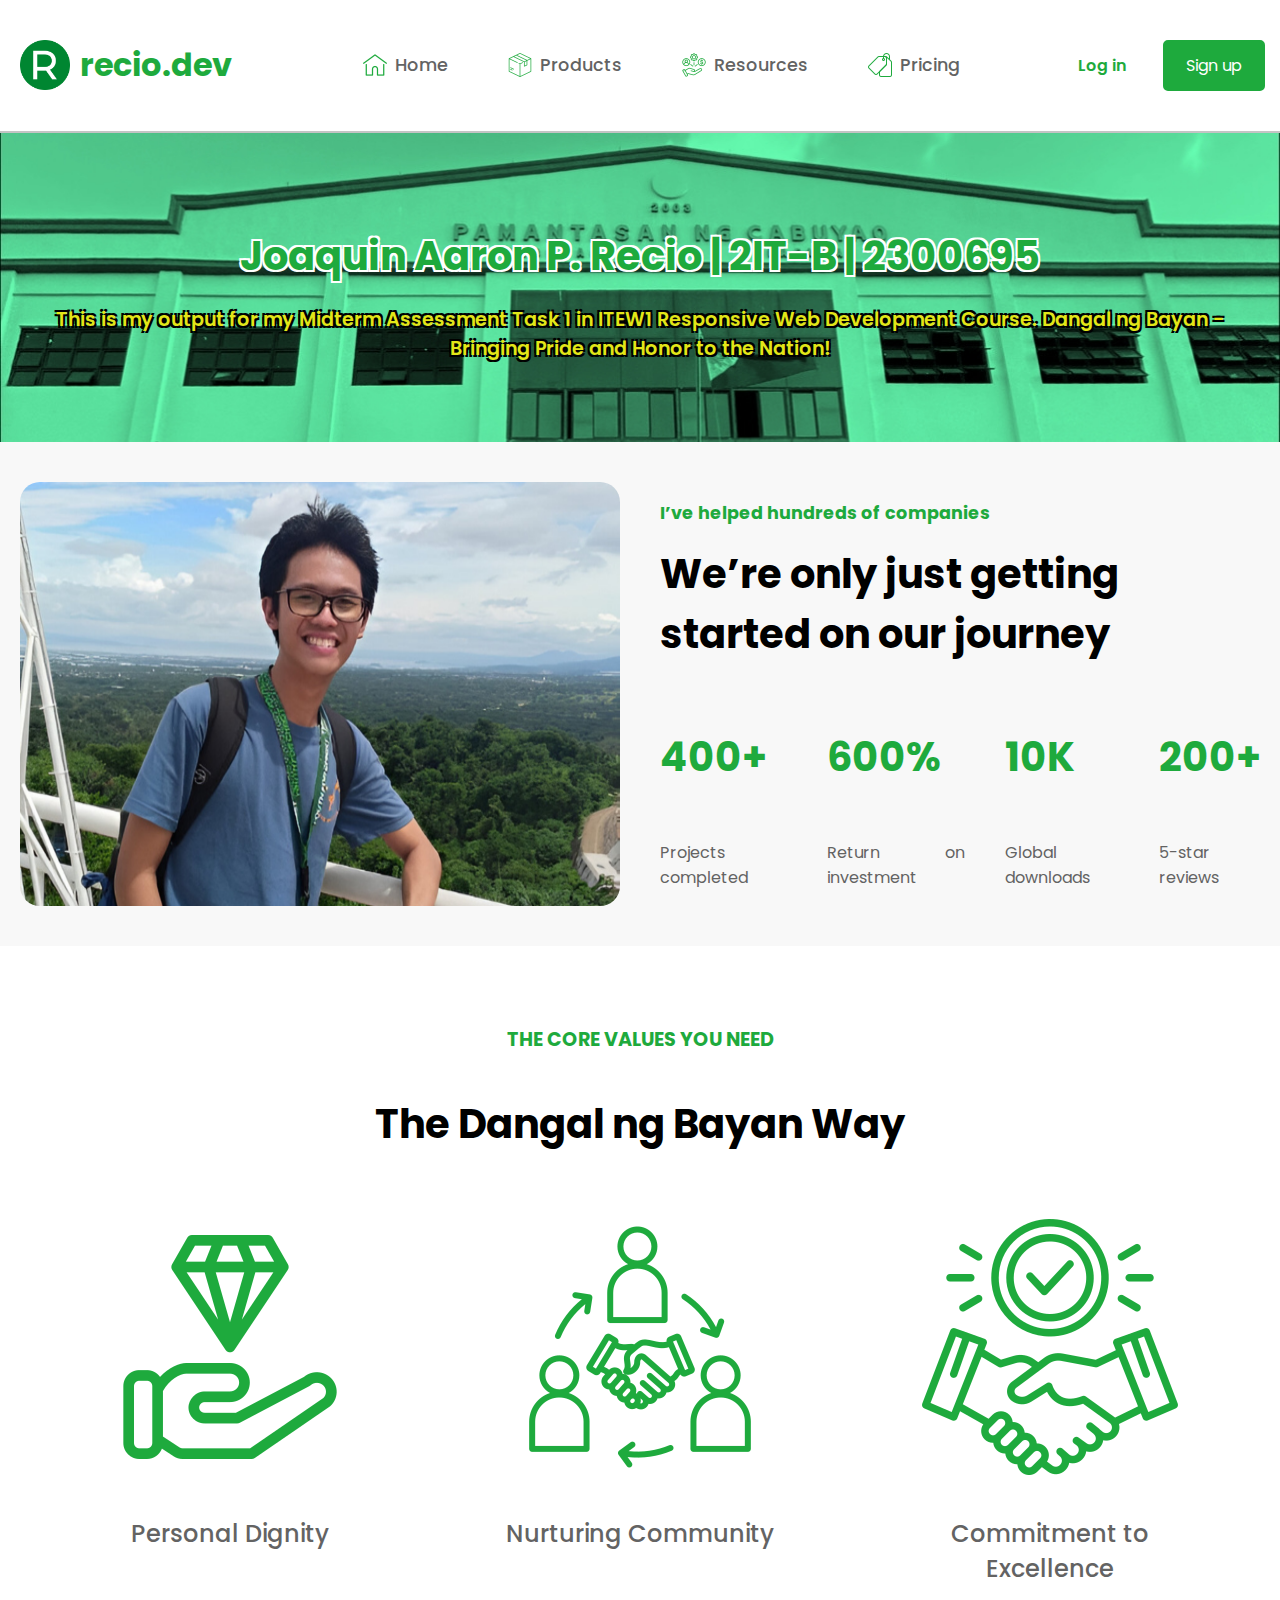
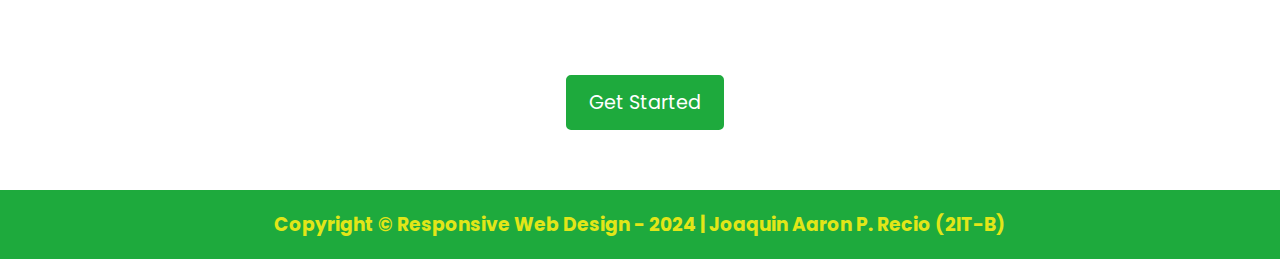
<file: index.html>
<!DOCTYPE html>
<html lang="en">
    <head>
        <meta charset="UTF-8">
        <meta name="viewport" content="width=device-width, initial-scale=1.0">
        <title>RECIO | Midterm Assessment Task 1</title>

        <!-- CSS Link -->
        <link rel="stylesheet" href="styles.css">

        <!-- Google Fonts Link -->
        <link rel="preconnect" href="https://fonts.googleapis.com">
        <link rel="preconnect" href="https://fonts.gstatic.com" crossorigin>
        <link href="https://fonts.googleapis.com/css2?family=Poppins:ital,wght@0,100;0,200;0,300;0,400;0,500;0,600;0,700;0,800;0,900;1,100;1,200;1,300;1,400;1,500;1,600;1,700;1,800;1,900&display=swap" rel="stylesheet">
    </head>
    <body>      
        <!-- Header Section -->
        <header>         
            <div class="logo-container">
                <a href="#" class="brand-link">
                    <img src="img/recio-logo.png" alt="Logo" class="brand-logo">
                    <h1 class="brand-title">recio.dev</h1>
                </a> 

                <input type="checkbox" id="menu-toggle" class="menu-checkbox">
                <label for="menu-toggle" class="menu-icon">&#9776;</label>
            </div>
            <!-- Navigation Section -->
            <nav>                
                <ul class="nav-list">                    
                    <li><a href="#" class="nav-item"><img src="icons/home.png" alt="Home Icon">Home</a></li>                    
                    <li><a href="#" class="nav-item"><img src="icons/box.png" alt="Products Icon">Products</a></li>                    
                    <li><a href="#" class="nav-item"><img src="icons/resource-allocation.png" alt="Resource Icon">Resources</a></li>                    
                    <li><a href="#" class="nav-item"><img src="icons/price-tag.png" alt="Price Icon">Pricing</a></li>                
                </ul>            
            </nav>            
            <div class="auth-buttons">                
                <a href="login.html"><button class="btn-login">Log in</button></a>
                <a href="sign-up.html"><button class="btn-signup">Sign up</button></a>         
            </div>        
        </header>    

        <!-- About Section -->
        <section class="about-section">            
            <h2 class="section-title">Joaquin Aaron P. Recio | 2IT-B | 2300695</h2>            
            <p class="section-subtitle">This is my output for my Midterm Assessment Task 1 in ITEW1 Responsive Web Development Course. Dangal ng Bayan - Bringing Pride and Honor to the Nation!</p>        
        </section> 

        <!-- Journey Section -->
        <section class="journey-section">    
            <img class="journey-img" src="img/joron-pic.png" alt="Joron Picture"> 
            <div class="journey-stats">                
                <h3 class="journey-title">I’ve helped hundreds of companies</h3>                
                <p class="journey-description">We’re only just getting started on our journey</p>                
                <div class="stat-container">                    
                    <div class="stat-item">                        
                        <h4 class="stat-number">400+</h4>                        
                        <p class="stat-description">Projects completed</p>                    
                    </div>                    
                    <div class="stat-item">                        
                        <h4 class="stat-number">600%</h4>                        
                        <p class="stat-description">Return on investment</p>                    
                    </div>                    
                    <div class="stat-item">                        
                        <h4 class="stat-number">10K</h4>                        
                        <p class="stat-description">Global downloads</p>                    
                    </div>                    
                    <div class="stat-item">                        
                        <h4 class="stat-number">200+</h4>                        
                        <p class="stat-description">5-star reviews</p>                    
                    </div>                
                </div>            
            </div>        
        </section>         

        <!-- Core Values Section -->
        <section class="cores-section">            
            <h3 class="cores-title">THE CORE VALUES YOU NEED</h3>            
            <p class="cores-description">The Dangal ng Bayan Way</p>            
            <div class="cores-container">                
                <div class="core-item">                    
                    <img src="img/prestige.png" alt="Core Values Icon" class="core-icon">                    
                    <p class="core-text">Personal Dignity</p>                
                </div>                
                <div class="core-item">                    
                    <img src="img/relationship.png" alt="Core Values Icon" class="core-icon">                    
                    <p class="core-text">Nurturing Community</p>                
                </div>                
                <div class="core-item">
                    <img src="img/deal.png" alt="Core Values Icon" class="core-icon" >                    
                    <p class="core-text">Commitment to Excellence</p>                
                </div>
            </div>
            <a href="sign-up.html"><button class="btn-primary">Get Started</button></a> 
        </section>

        <!-- Footer -->
        <footer>
            <h3>Copyright &copy; Responsive Web Design - 2024 | Joaquin Aaron P. Recio (2IT-B)</h3>
        </footer>
    </body>
</html>
</file>
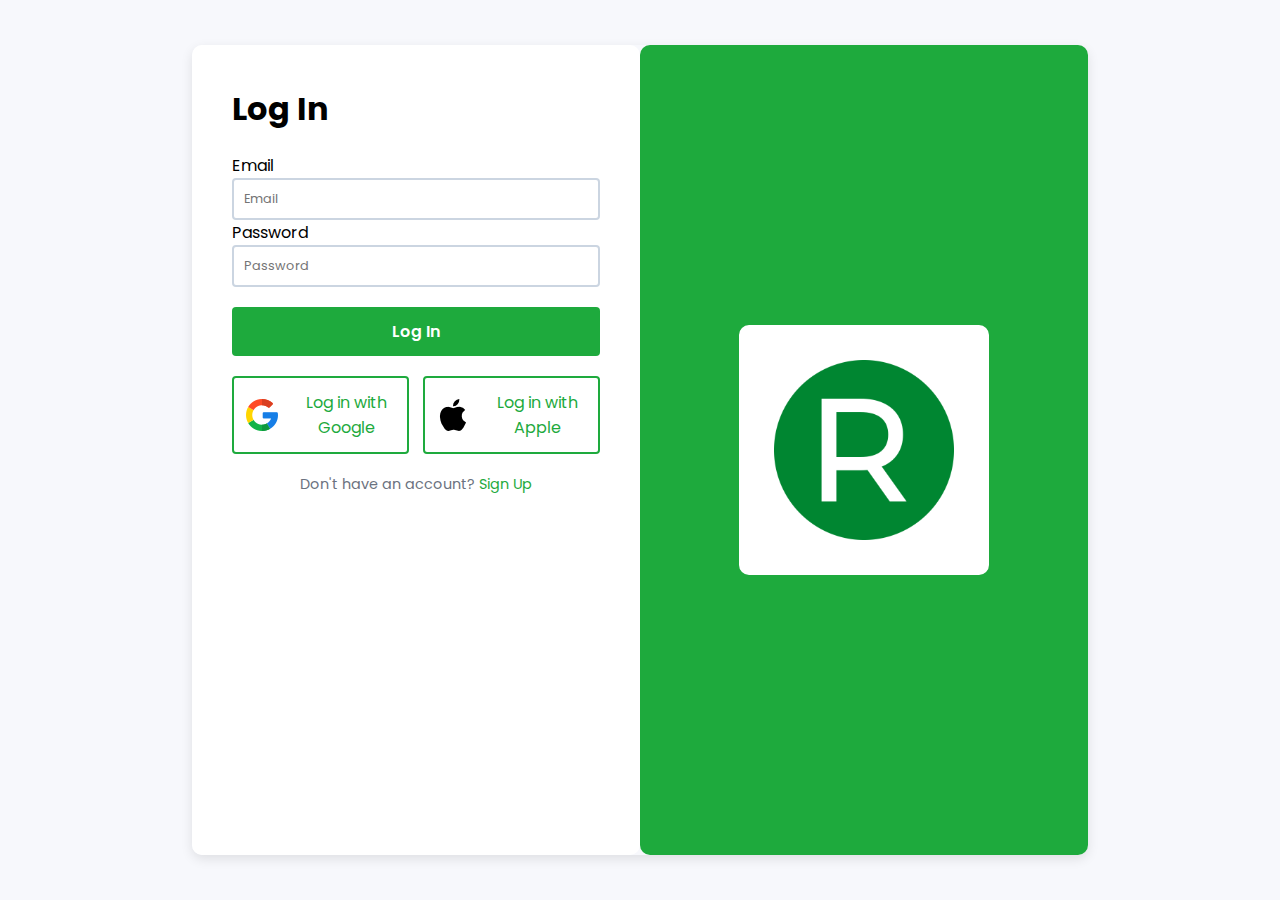
<file: login.html>
<!DOCTYPE html>
<html lang="en">
    <head>
        <meta charset="UTF-8">
        <meta name="viewport" content="width=device-width, initial-scale=1.0">
        <title>RECIO | Log In (Midterm Assessment Task 1)</title>

        <!-- CSS Link -->
        <link rel="stylesheet" href="login.css">

        <!-- Google Fonts Link -->
        <link rel="preconnect" href="https://fonts.googleapis.com">
        <link rel="preconnect" href="https://fonts.gstatic.com" crossorigin>
        <link href="https://fonts.googleapis.com/css2?family=Poppins:ital,wght@0,100;0,200;0,300;0,400;0,500;0,600;0,700;0,800;0,900;1,100;1,200;1,300;1,400;1,500;1,600;1,700;1,800;1,900&display=swap" rel="stylesheet">
    </head>
    <body>
        <main>
            <section class="right-section">
                <form class="login-form" aria-label="Sign Up Form">
                    <header>
                        <h1>Log In</h1>
                    </header>
                    <div class="form-group">
                        <label for="email">Email</label>
                        <input type="email" id="email" placeholder="Email">
                    </div>
                    <div class="form-group">
                        <label for="password">Password</label>
                        <input type="password" id="password" placeholder="Password">
                    </div>
                    <button class="login-button" type="submit">Log In</button>
                    <div class="social-buttons">
                        <button class="google-btn" type="button">
                            <img src="icons/google.png" alt="Google Logo"> Log in with Google
                        </button>
                        <button class="apple-btn" type="button">
                            <img src="icons/apple-logo.png" alt="Apple Logo"> Log in with Apple
                        </button>
                    </div>
                    <footer>
                        <p class="footer-link">Don't have an account? <a href="sign-up.html">Sign Up</a></p>
                    </footer>
                </form>
            </section>
            <section class="left-section">
                <div class="image-placeholder"></div>
            </section>
        </main>
    </body>
</html>
</file>
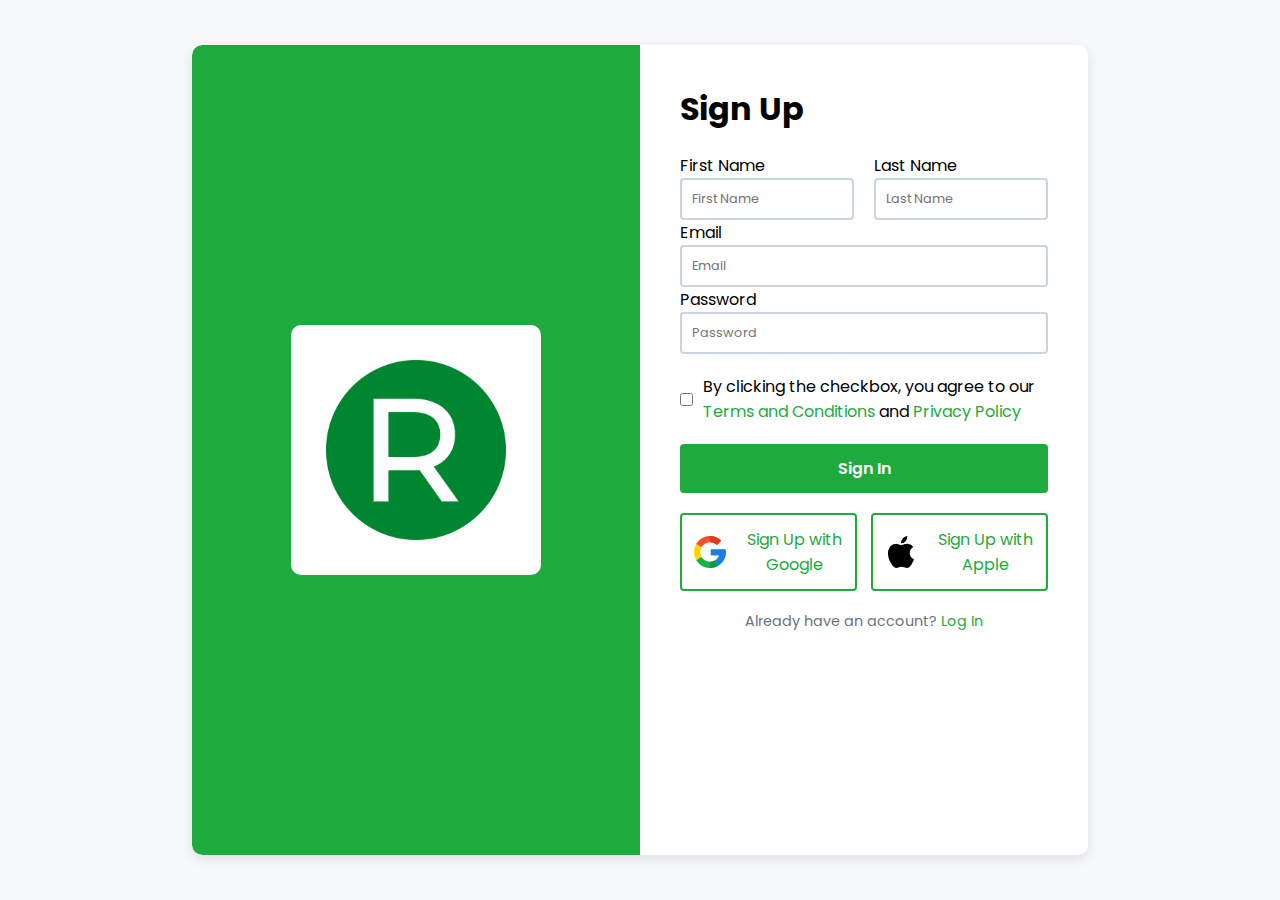
<file: sign-up.html>
<!DOCTYPE html>
<html lang="en">
    <head>
        <meta charset="UTF-8">
        <meta name="viewport" content="width=device-width, initial-scale=1.0">
        <title>RECIO | Sign Up (Midterm Assessment Task 1)</title>

        <!-- CSS Link -->
        <link rel="stylesheet" href="sign-up.css">

        <!-- Google Fonts Link -->
        <link rel="preconnect" href="https://fonts.googleapis.com">
        <link rel="preconnect" href="https://fonts.gstatic.com" crossorigin>
        <link href="https://fonts.googleapis.com/css2?family=Poppins:ital,wght@0,100;0,200;0,300;0,400;0,500;0,600;0,700;0,800;0,900;1,100;1,200;1,300;1,400;1,500;1,600;1,700;1,800;1,900&display=swap" rel="stylesheet">
    </head>
    <body>
        <main>
            <section class="left-section">
                <div class="image-placeholder"></div>
            </section>
            <section class="right-section">
                <form class="sign-up-form" aria-label="Sign Up Form">
                    <header>
                        <h1>Sign Up</h1>
                    </header>
                    <div class="form-row">
                        <div class="form-group">
                            <label for="first-name">First Name</label>
                            <input type="text" id="first-name" placeholder="First Name">
                        </div>
                        <div class="form-group">
                            <label for="last-name">Last Name</label>
                            <input type="text" id="last-name" placeholder="Last Name">
                        </div>
                    </div>
                    <div class="form-group">
                        <label for="email">Email</label>
                        <input type="email" id="email" placeholder="Email">
                    </div>
                    <div class="form-group">
                        <label for="password">Password</label>
                        <input type="password" id="password" placeholder="Password">
                    </div>
                    <div class="checkbox-row">
                        <input type="checkbox" id="terms">
                        <label for="terms">By clicking the checkbox, you agree to our <a href="#">Terms and Conditions</a> and <a href="#">Privacy Policy</a></label>
                    </div>
                    <button class="signup-button" type="submit">Sign In</button>
                    <div class="social-buttons">
                        <button class="google-btn" type="button">
                            <img src="icons/google.png" alt="Google Logo"> Sign Up with Google
                        </button>
                        <button class="apple-btn" type="button">
                            <img src="icons/apple-logo.png" alt="Apple Logo"> Sign Up with Apple
                        </button>
                    </div>
                    <footer>
                        <p class="footer-link">Already have an account? <a href="login.html">Log In</a></p>
                    </footer>
                </form>
            </section>
        </main>
    </body>
</html>
</file>
<file: styles.css>
/* General Styling */
body {
    font-family: 'Poppins', sans-serif;
    margin: 0;
    padding: 0;
    box-sizing: border-box;
}

/* Header Styling */
header {
    display: flex;
    justify-content: space-between;
    align-items: center;
    padding: 15px;
    background-color: #fff;
    border-bottom: 2px solid #c4c4c4;
}

.logo-container {
    display: flex;
    justify-content: space-between;
    align-items: center;
    padding: 5px;
}

.brand-link {
    display: flex;
    align-items: center;
    text-decoration: none;
}

.brand-logo {
    width: 50px;
    margin-right: 10px;
}

.brand-title {
    font-size: 2rem;
    color: #1eaa3d;
}

nav {
    display: flex;
}

.nav-list {
    display: flex;
    list-style: none;
    gap: 60px;
}

.menu-checkbox {
    display: none;
}

.menu-icon {
    display: none;
    color: #1eaa3d;
    font-weight: 700;
}

.nav-item {
    display: flex;
    align-items: center;
    text-decoration: none;
    color: #636363;
    font-weight: 500;
    font-size: 1.1rem;
}

.nav-item img {
    padding-right: 8px;
}

.nav-item:hover {
    transition: 0.3s ease;
    padding: 6px;
    color: #1eaa3d;
    border: 3px solid #1eaa3d;
    border-radius: 10px;
}

.nav-item:active {
    background-color: #e2e618;
}

.auth-buttons button {
    margin-left: 10px;
    padding: 10px 20px;
    cursor: pointer;
    font-family: 'Poppins', sans-serif;
    font-size: 1rem;
}

.btn-login {
    background-color: transparent;
    font-weight: 600;
    color: #1eaa3d;
    border: 3px solid #fff;
}

.btn-login:hover {
    transition: 0.3s ease;
    background-color: #1eaa3d;
    border: 3px solid #1eaa3d;
    border-radius: 5px;
    color: #fff;
}

.btn-login:active {
    background-color: #e2e618;
}

.btn-signup {
    background-color: #1eaa3d;
    color: #fff;
    border: 3px solid #1eaa3d;
    border-radius: 5px;
}

.btn-signup:hover {
    transition: 0.3s ease;
    background-color: #f8f8f8;
    color: #1eaa3d;
}

.btn-signup:active {
    background-color: #e2e618;
}

/* About Section Styling */
.about-section {
    text-align: center;
    padding: 60px 20px;
    background: url('img/PnC Main Building.jpg');
    background-repeat: no-repeat;
    background-size: cover;
}

.section-title {
    font-size: 2.5rem;
    color: #1eaa3d;
    margin-bottom: 10px;
    text-shadow:
    -2px -2px 0 white,
    2px -2px 0 white,
    -2px 2px 0 white,
    2px 2px 0 white;
}

.section-subtitle {
    font-size: 1.2rem;
    font-weight: 600;
    color: #e2e618;
    text-shadow:
    -2px -2px 0 black,
    2px -2px 0 black,
    -2px 2px 0 black,
    2px 2px 0 black;
}

/* Journey Section Styling */
.journey-section {
    display: flex;
    padding: 40px 20px;
    gap: 40px;
    background-color: #f8f8f8;
}

.journey-img {
    width: auto;
    height: auto;
    max-width: 100%;
    border-radius: 20px;  
}

.journey-stats {
    flex: 1;
}

.journey-title {
    font-size: 1.1rem;
    color: #1eaa3d;
}

.journey-description {
    font-size: 2.5rem;
    color: #000;
    margin: 10px 0;
    font-weight: 700;
}

.stat-container {
    display: flex;
    gap: 40px;
    justify-content: space-between;
}

.stat-item {
    text-align: justify;
}

.stat-number {
    font-size: 2.5rem;
    color: #1eaa3d;
    font-weight: 700;
}

.stat-description {
    font-size: 1rem;
    color: #636363;
}

/* Cores Section Styling */
.cores-section {
    text-align: center;
    padding: 60px 20px;
    background-color: #fff;
}

.cores-title {
    font-size: 1.2rem;
    color: #1eaa3d;
}

.cores-description {
    font-size: 2.5rem;
    color: #000;
    font-weight: 700;
}

.cores-container {
    display: flex;
    justify-content: center;
    gap: 40px;
    margin: 40px 0;
}

.core-item {
    text-align: center;
    padding: 25px 50px;
    width: 270px;
}

.core-item:hover {
    transition: 0.3s ease;
    background-color: #eeeded;
    border: 3px solid #1eaa3d;
    border-radius: 10px;
    cursor: pointer;
}

.core-icon {
    margin-bottom: 10px;
}

.core-text {
    font-size: 1.5rem;
    color: #636363;
    font-weight: 500;
}

.btn-primary {
    margin-left: 10px;
    padding: 10px 20px;
    border: 3px solid #1eaa3d;
    border-radius: 5px;
    cursor: pointer;
    font-family: 'Poppins', sans-serif;
    background-color: #1eaa3d;
    color: #fff;
    font-size: 1.2rem;
}

.btn-primary:hover {
    transition: 0.3s ease;
    background-color: #f8f8f8;
    color: #1eaa3d;
}

.btn-primary:active {
    background-color: #e2e618;
}

footer {
    background-color: #1eaa3d;
}

footer h3 {
    display: flex;
    justify-content: center;
    align-content: center;
    color: #e2e618;
    margin: 0px auto;
    padding: 20px;
    text-align: center;
}

/* Media Query for Mobile Responsiveness */
@media only screen and (max-width: 1200px) {
    /* Header */
    header {
        flex-direction: column;
    }

    .brand-link {
        padding-right: 600px;
    } 

    .nav-list {
        display: none;
        flex-direction: column;
        gap: 20px;
        text-align: center;
    }

    .menu-checkbox:checked + .menu-icon + nav .nav-list {
        display: flex;
    }

    .menu-icon {
        display: flex;
        cursor: pointer;
        font-size: 1.5rem;
    }

    .auth-buttons {
        display: none;
        flex-direction: row;
        align-items: center;
        gap: 10px;
    }

    /* About Section */
    .about-section {
        padding: 40px 15px;     
    }

    .section-title {
        font-size: 2rem;
    }

    .section-subtitle {
        font-size: 1rem;
    }

    /* Journey Section */
    .journey-section {
        flex-direction: column;
        gap: 20px;
    }

    .stat-container {
        flex-direction: column;
        gap: 20px;
    }

    .journey-description {
        font-size: 1.8rem;
    }

    .stat-number {
        font-size: 3rem;
    }

    /* Core Section */
    .cores-container {
        flex-direction: column;
        align-items: center;
        gap: 20px;
    }

    .core-item {
        padding: 30px 50px;
    }

    .core-description {
        font-size: 1.8rem;
    }

    .btn-primary {
        width: 100%;
    }
}

@media only screen and (max-width: 880px) {
    /* Header */
    .brand-link {
        padding-right: 300px;
    } 
}

@media only screen and (max-width: 580px) {
    /* Header */
    .brand-link {
        padding-right: 150px;
    } 

    .brand-title {
        font-size: 1.5rem;
    }

    .nav-list {
        gap: 10px;
    }

    .auth-buttons {
        margin-top: 10px;
    }

    /* About Section */
    .section-title {
        font-size: 1.5rem;
    }

    .section-subtitle {
        font-size: 0.9rem;
    }

    /* Journey Section */
    .journey-description {
        font-size: 1.5rem;
    }

    .stat-number {
        font-size: 1.5rem;
    }

    /* Tools Section */
    .tools-description {
        font-size: 1.5rem;
    }

    .tool-item {
        padding: 20px 30px;
    }
}
</file>
<file: login.css>
* {
    margin: 0;
    padding: 0;
    box-sizing: border-box;
    font-family: 'Poppins', sans-serif;    
}

body {
    display: flex;
    justify-content: center;
    align-items: center;
    min-height: 100vh;
    background-color: #f7f8fc;
}

main {
    display: flex;
    width: 70%;
    min-height: 90vh;
    box-shadow: 0 4px 12px rgba(0, 0, 0, 0.1);
    border-radius: 10px;
    overflow: hidden;
}

.left-section {
    background-color: #1eaa3d;
    width: 50%;
    display: flex;
    justify-content: center;
    align-items: center;
    border-radius: 10px 0 0 10px;
    padding: 20px;
}

.image-placeholder {
    width: 250px;
    height: 250px;
    background-color: #d1d5db;
    border: 3px solid #fff;
    border-radius: 10px;
    display: flex;
    justify-content: center;
    align-items: center;
}

.image-placeholder::before {
    content: '';
    width: 100%;
    height: 100%;
    background-color: #fff;
    background-image: url('img/recio-logo.png');
    background-position: center;
    background-repeat: no-repeat;
}

.right-section {
    width: 50%;
    padding: 40px;
    background-color: #fff;
    border-radius: 0 10px 10px 0;
    display: flex;
    flex-direction: column;
    justify-content: space-between;
    overflow-y: auto;
}

header h1 {
    font-size: 2rem;
    margin-bottom: 20px;
}

input[type="text"], input[type="email"], input[type="password"] {
    width: 100%;
    padding: 10px;
    border: 2px solid #cbd5e1;
    border-radius: 4px;
    font-size: 0.8rem;
    box-sizing: border-box;
}

.login-button {
    width: 100%;
    padding: 12px;
    background-color: #1eaa3d;
    color: #fff;
    border: none;
    border-radius: 4px;
    font-size: 1rem;
    cursor: pointer;
    font-weight: 600;
    margin-top: 20px;
}

.login-button:hover {
    transition: 0.3s ease;
    background-color: #fff;
    color: #1eaa3d;
    border: 2px solid #1eaa3d;
}

.login-button:active {
    background-color: #1eaa3d;
    color: #fff;
}

.social-buttons {
    display: flex;
    justify-content: space-between;
    margin-top: 20px;
}

.social-buttons button {
    width: 48%;
    padding: 12px;
    border: 2px solid #1eaa3d;
    background-color: #fff;
    color: #1eaa3d;
    border-radius: 4px;
    font-size: 1rem;
    display: flex;
    align-items: center;
    justify-content: center;
    cursor: pointer;
}

.social-buttons button:hover {
    transition: 0.3s ease;
    background-color: #1eaa3d;
    color: #fff;
    border: 2px solid #1eaa3d;
}

.social-buttons button:active {
    background-color: #fff;
    color: #1eaa3d;
}

.google-btn img {
    margin-right: 20px;
}

.apple-btn img {
    margin-right: 20px;
}

a {
    color: #1eaa3d;
    text-decoration: none;
}

.footer-link {
    margin-top: 20px;
    font-size: 0.9rem;
    color: #6b7280;
    text-align: center;
}

/* Media Query for Mobile Responsiveness */
@media only screen and (max-width: 985px) {
    main {
        width: 90%;
    }

    .right-section {
        padding: 30px;
    }

    .left-section {
        width: 40%;
    }

    .right-section {
        width: 60%;
    }

    .login-button {
        font-weight: 600;
    }
}

@media only screen and (max-width: 620px) {
    main {
        flex-direction: column;
        width: 100%;
        min-height: auto;
    }

    header h1 {
        text-align: center;
    }

    .left-section, .right-section {
        width: 100%;
        border-radius: 0;
    }

    .right-section {
        padding: 20px;
    }

    .social-buttons {
        flex-direction: column;
        gap: 20px;
    }

    .social-buttons button {
        width: 100%;
    }
 
    .login-button {
        font-size: 0.9rem;
        font-weight: 600;
    }

    .footer-link {
        font-size: 0.8rem;
    }
}
</file>
<file: sign-up.css>
* {
    margin: 0;
    padding: 0;
    box-sizing: border-box;
    font-family: 'Poppins', sans-serif;    
}

body {
    display: flex;
    justify-content: center;
    align-items: center;
    min-height: 100vh;
    background-color: #f7f8fc;
}

main {
    display: flex;
    width: 70%;
    min-height: 90vh;
    box-shadow: 0 4px 12px rgba(0, 0, 0, 0.1);
    border-radius: 10px;
    overflow: hidden;
}

.left-section {
    background-color: #1eaa3d;
    width: 50%;
    display: flex;
    justify-content: center;
    align-items: center;
    border-radius: 10px 0 0 10px;
    padding: 20px;
}

.image-placeholder {
    width: 250px;
    height: 250px;
    background-color: #d1d5db;
    border: 3px solid #fff;
    border-radius: 10px;
    display: flex;
    justify-content: center;
    align-items: center;
}

.image-placeholder::before {
    content: '';
    width: 100%;
    height: 100%;
    background-color: #fff;
    background-image: url('img/recio-logo.png');
    background-position: center;
    background-repeat: no-repeat;
}

.right-section {
    width: 50%;
    padding: 40px;
    background-color: #fff;
    border-radius: 0 10px 10px 0;
    display: flex;
    flex-direction: column;
    justify-content: space-between;
    overflow-y: auto;
}

header h1 {
    font-size: 2rem;
    margin-bottom: 20px;
}

.form-row {
    display: flex;
    gap: 20px;
    justify-content: center;
}

input[type="text"], input[type="email"], input[type="password"] {
    width: 100%;
    padding: 10px;
    border: 2px solid #cbd5e1;
    border-radius: 4px;
    font-size: 0.8rem;
    box-sizing: border-box;
}

.checkbox-row {
    display: flex;
    align-items: center;
    margin-top: 20px;
    margin-bottom: 20px;
}

.checkbox-row input[type="checkbox"] {
    margin-right: 10px;
}

.signup-button {
    width: 100%;
    padding: 12px;
    background-color: #1eaa3d;
    color: #fff;
    border: none;
    border-radius: 4px;
    font-size: 1rem;
    cursor: pointer;
    font-weight: 600;
}

.signup-button:hover {
    transition: 0.3s ease;
    background-color: #fff;
    color: #1eaa3d;
    border: 2px solid #1eaa3d;
}

.signup-button:active {
    background-color: #1eaa3d;
    color: #fff;
}

.social-buttons {
    display: flex;
    justify-content: space-between;
    margin-top: 20px;
}

.social-buttons button {
    width: 48%;
    padding: 12px;
    border: 2px solid #1eaa3d;
    background-color: #fff;
    color: #1eaa3d;
    border-radius: 4px;
    font-size: 1rem;
    display: flex;
    align-items: center;
    justify-content: center;
    cursor: pointer;
}

.social-buttons button:hover {
    transition: 0.3s ease;
    background-color: #1eaa3d;
    color: #fff;
    border: 2px solid #1eaa3d;
}

.social-buttons button:active {
    background-color: #fff;
    color: #1eaa3d;
}

.google-btn img {
    margin-right: 20px;
}

.apple-btn img {
    margin-right: 20px;
}

a {
    color: #1eaa3d;
    text-decoration: none;
}

.footer-link {
    margin-top: 20px;
    font-size: 0.9rem;
    color: #6b7280;
    text-align: center;
}

/* Media Query for Mobile Responsiveness */
@media only screen and (max-width: 985px) {
    main {
        width: 90%;
    }

    .right-section {
        padding: 30px;
    }

    .form-row {
        flex-direction: column;
        gap: 10px;
    }

    .left-section {
        width: 40%;
    }

    .right-section {
        width: 60%;
    }

    .signup-button {
        font-weight: 600;
    }
}

@media only screen and (max-width: 620px) {
    main {
        flex-direction: column;
        width: 100%;
        min-height: auto;
    }

    header h1 {
        text-align: center;
    }

    .left-section, .right-section {
        width: 100%;
        border-radius: 0;
    }

    .right-section {
        padding: 20px;
    }

    .social-buttons {
        flex-direction: column;
        gap: 20px;
    }

    .social-buttons button {
        width: 100%;
    }
 
    .signup-button {
        font-size: 0.9rem;
        font-weight: 600;
    }

    .footer-link {
        font-size: 0.8rem;
    }
}
</file>
